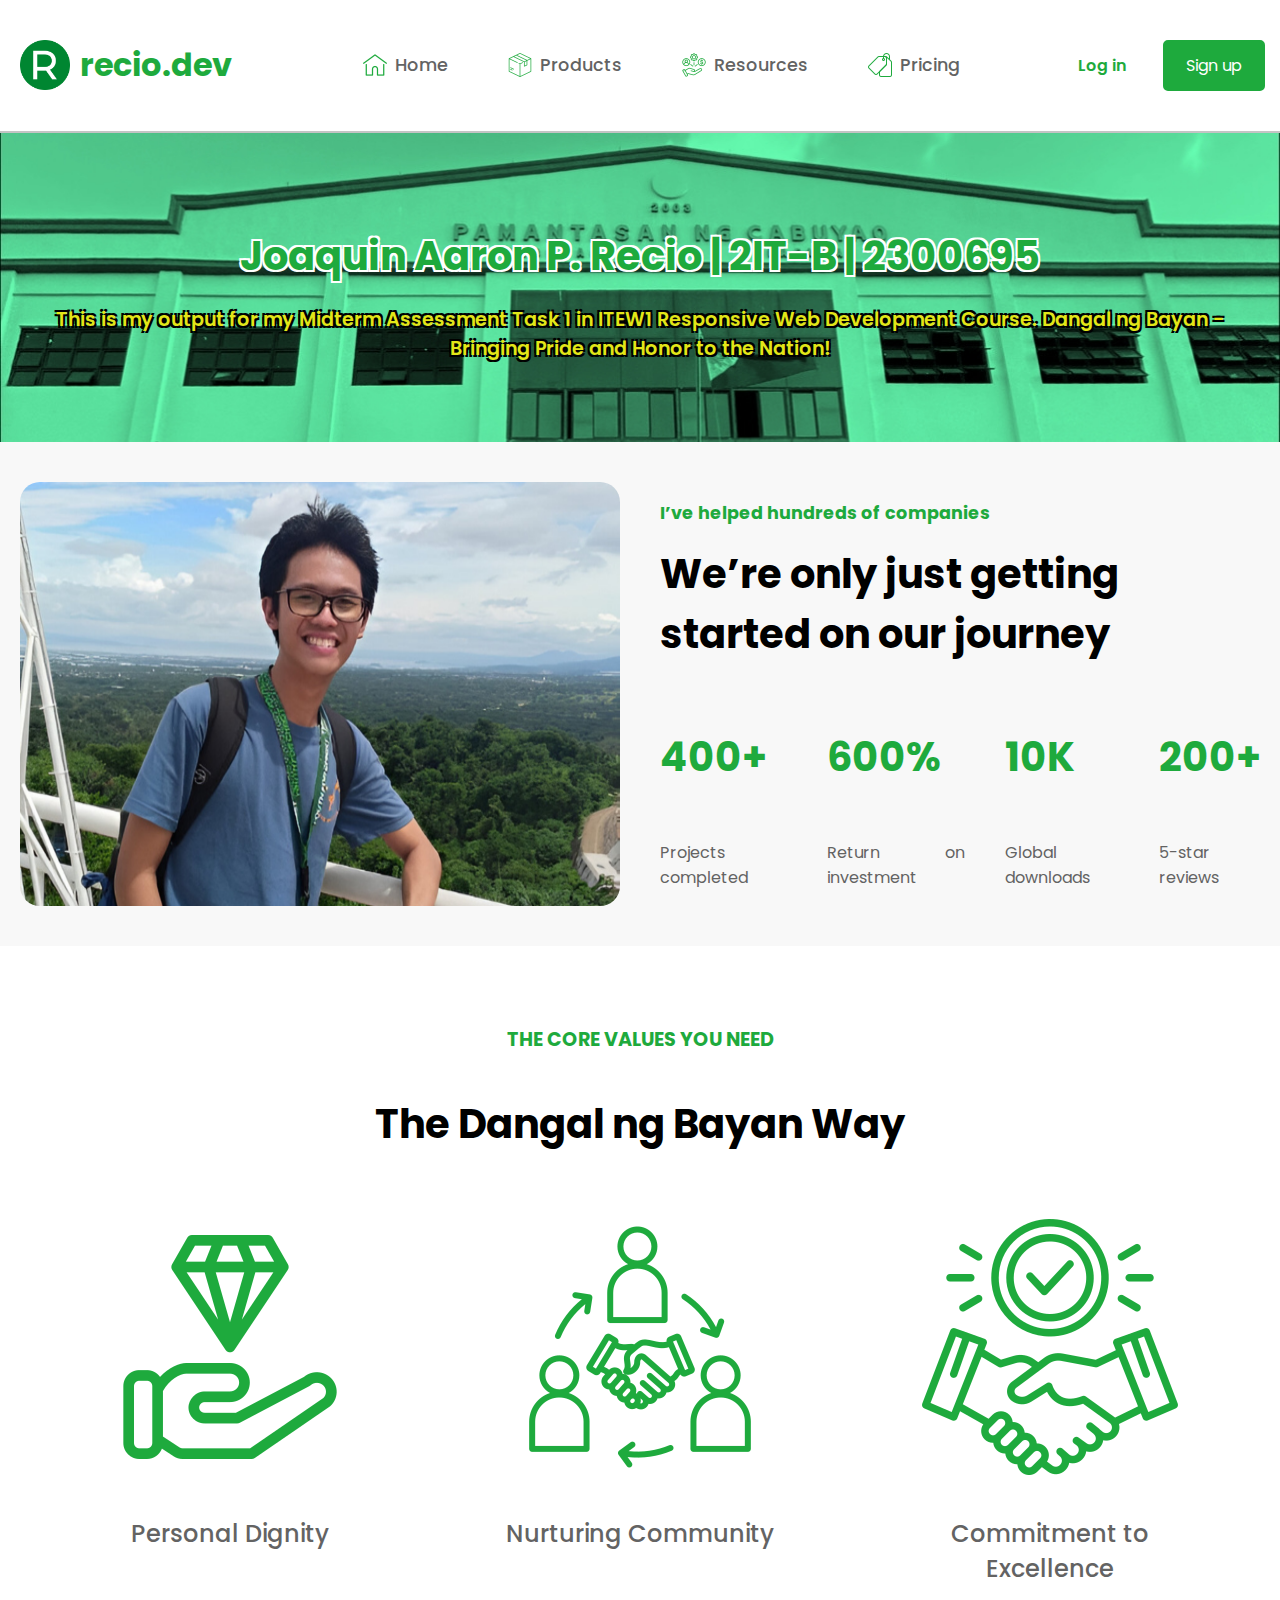
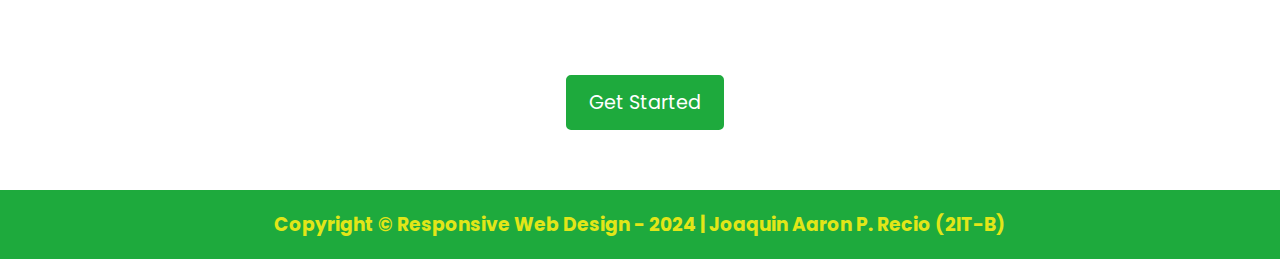
<file: index.html>
<!DOCTYPE html>
<html lang="en">
    <head>
        <meta charset="UTF-8">
        <meta name="viewport" content="width=device-width, initial-scale=1.0">
        <title>RECIO | Midterm Assessment Task 1</title>

        <!-- CSS Link -->
        <link rel="stylesheet" href="styles.css">

        <!-- Google Fonts Link -->
        <link rel="preconnect" href="https://fonts.googleapis.com">
        <link rel="preconnect" href="https://fonts.gstatic.com" crossorigin>
        <link href="https://fonts.googleapis.com/css2?family=Poppins:ital,wght@0,100;0,200;0,300;0,400;0,500;0,600;0,700;0,800;0,900;1,100;1,200;1,300;1,400;1,500;1,600;1,700;1,800;1,900&display=swap" rel="stylesheet">
    </head>
    <body>      
        <!-- Header Section -->
        <header>         
            <div class="logo-container">
                <a href="#" class="brand-link">
                    <img src="img/recio-logo.png" alt="Logo" class="brand-logo">
                    <h1 class="brand-title">recio.dev</h1>
                </a> 

                <input type="checkbox" id="menu-toggle" class="menu-checkbox">
                <label for="menu-toggle" class="menu-icon">&#9776;</label>
            </div>
            <!-- Navigation Section -->
            <nav>                
                <ul class="nav-list">                    
                    <li><a href="#" class="nav-item"><img src="icons/home.png" alt="Home Icon">Home</a></li>                    
                    <li><a href="#" class="nav-item"><img src="icons/box.png" alt="Products Icon">Products</a></li>                    
                    <li><a href="#" class="nav-item"><img src="icons/resource-allocation.png" alt="Resource Icon">Resources</a></li>                    
                    <li><a href="#" class="nav-item"><img src="icons/price-tag.png" alt="Price Icon">Pricing</a></li>                
                </ul>            
            </nav>            
            <div class="auth-buttons">                
                <a href="login.html"><button class="btn-login">Log in</button></a>
                <a href="sign-up.html"><button class="btn-signup">Sign up</button></a>         
            </div>        
        </header>    

        <!-- About Section -->
        <section class="about-section">            
            <h2 class="section-title">Joaquin Aaron P. Recio | 2IT-B | 2300695</h2>            
            <p class="section-subtitle">This is my output for my Midterm Assessment Task 1 in ITEW1 Responsive Web Development Course. Dangal ng Bayan - Bringing Pride and Honor to the Nation!</p>        
        </section> 

        <!-- Journey Section -->
        <section class="journey-section">    
            <img class="journey-img" src="img/joron-pic.png" alt="Joron Picture"> 
            <div class="journey-stats">                
                <h3 class="journey-title">I’ve helped hundreds of companies</h3>                
                <p class="journey-description">We’re only just getting started on our journey</p>                
                <div class="stat-container">                    
                    <div class="stat-item">                        
                        <h4 class="stat-number">400+</h4>                        
                        <p class="stat-description">Projects completed</p>                    
                    </div>                    
                    <div class="stat-item">                        
                        <h4 class="stat-number">600%</h4>                        
                        <p class="stat-description">Return on investment</p>                    
                    </div>                    
                    <div class="stat-item">                        
                        <h4 class="stat-number">10K</h4>                        
                        <p class="stat-description">Global downloads</p>                    
                    </div>                    
                    <div class="stat-item">                        
                        <h4 class="stat-number">200+</h4>                        
                        <p class="stat-description">5-star reviews</p>                    
                    </div>                
                </div>            
            </div>        
        </section>         

        <!-- Core Values Section -->
        <section class="cores-section">            
            <h3 class="cores-title">THE CORE VALUES YOU NEED</h3>            
            <p class="cores-description">The Dangal ng Bayan Way</p>            
            <div class="cores-container">                
                <div class="core-item">                    
                    <img src="img/prestige.png" alt="Core Values Icon" class="core-icon">                    
                    <p class="core-text">Personal Dignity</p>                
                </div>                
                <div class="core-item">                    
                    <img src="img/relationship.png" alt="Core Values Icon" class="core-icon">                    
                    <p class="core-text">Nurturing Community</p>                
                </div>                
                <div class="core-item">
                    <img src="img/deal.png" alt="Core Values Icon" class="core-icon" >                    
                    <p class="core-text">Commitment to Excellence</p>                
                </div>
            </div>
            <a href="sign-up.html"><button class="btn-primary">Get Started</button></a> 
        </section>

        <!-- Footer -->
        <footer>
            <h3>Copyright &copy; Responsive Web Design - 2024 | Joaquin Aaron P. Recio (2IT-B)</h3>
        </footer>
    </body>
</html>
</file>
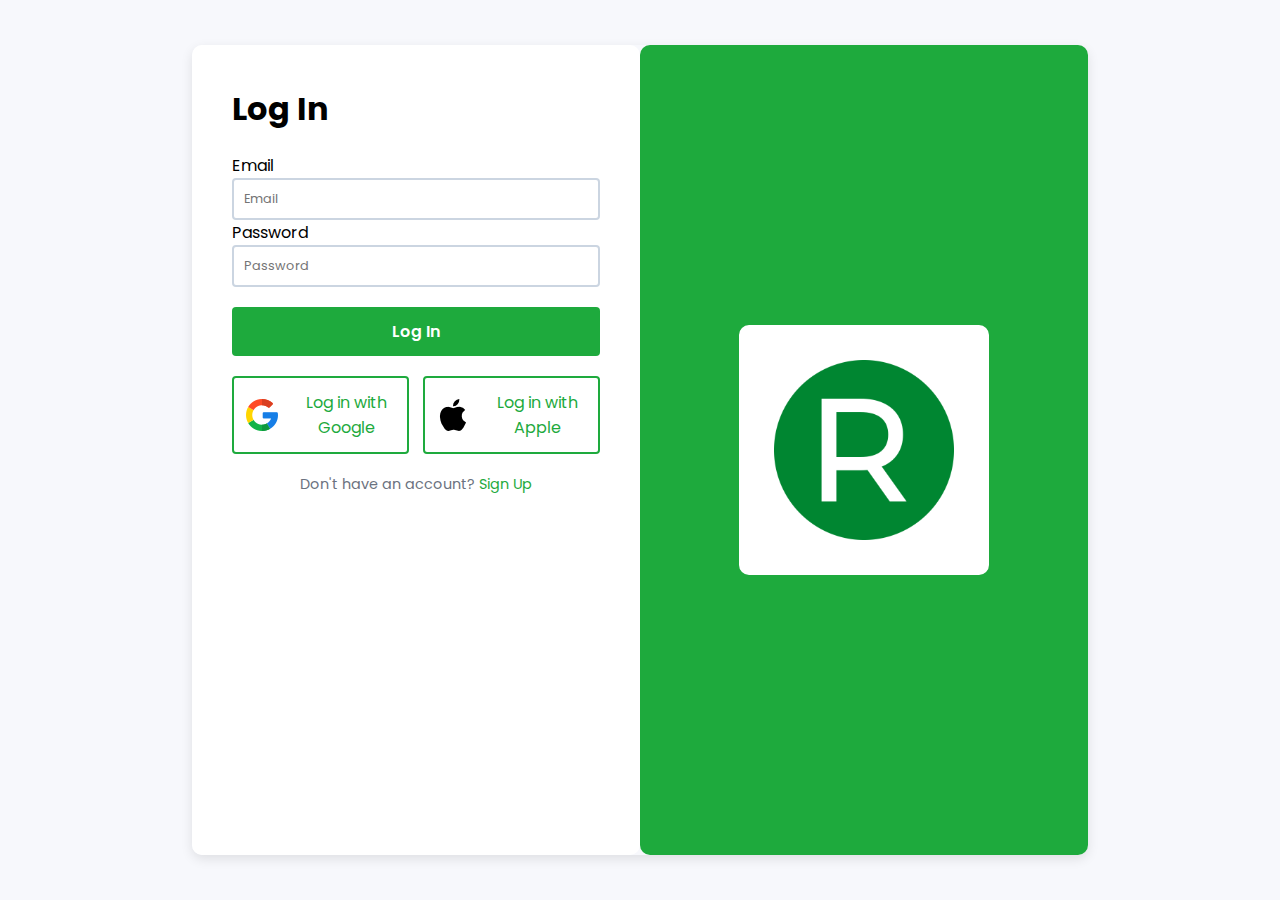
<file: login.html>
<!DOCTYPE html>
<html lang="en">
    <head>
        <meta charset="UTF-8">
        <meta name="viewport" content="width=device-width, initial-scale=1.0">
        <title>RECIO | Log In (Midterm Assessment Task 1)</title>

        <!-- CSS Link -->
        <link rel="stylesheet" href="login.css">

        <!-- Google Fonts Link -->
        <link rel="preconnect" href="https://fonts.googleapis.com">
        <link rel="preconnect" href="https://fonts.gstatic.com" crossorigin>
        <link href="https://fonts.googleapis.com/css2?family=Poppins:ital,wght@0,100;0,200;0,300;0,400;0,500;0,600;0,700;0,800;0,900;1,100;1,200;1,300;1,400;1,500;1,600;1,700;1,800;1,900&display=swap" rel="stylesheet">
    </head>
    <body>
        <main>
            <section class="right-section">
                <form class="login-form" aria-label="Sign Up Form">
                    <header>
                        <h1>Log In</h1>
                    </header>
                    <div class="form-group">
                        <label for="email">Email</label>
                        <input type="email" id="email" placeholder="Email">
                    </div>
                    <div class="form-group">
                        <label for="password">Password</label>
                        <input type="password" id="password" placeholder="Password">
                    </div>
                    <button class="login-button" type="submit">Log In</button>
                    <div class="social-buttons">
                        <button class="google-btn" type="button">
                            <img src="icons/google.png" alt="Google Logo"> Log in with Google
                        </button>
                        <button class="apple-btn" type="button">
                            <img src="icons/apple-logo.png" alt="Apple Logo"> Log in with Apple
                        </button>
                    </div>
                    <footer>
                        <p class="footer-link">Don't have an account? <a href="sign-up.html">Sign Up</a></p>
                    </footer>
                </form>
            </section>
            <section class="left-section">
                <div class="image-placeholder"></div>
            </section>
        </main>
    </body>
</html>
</file>
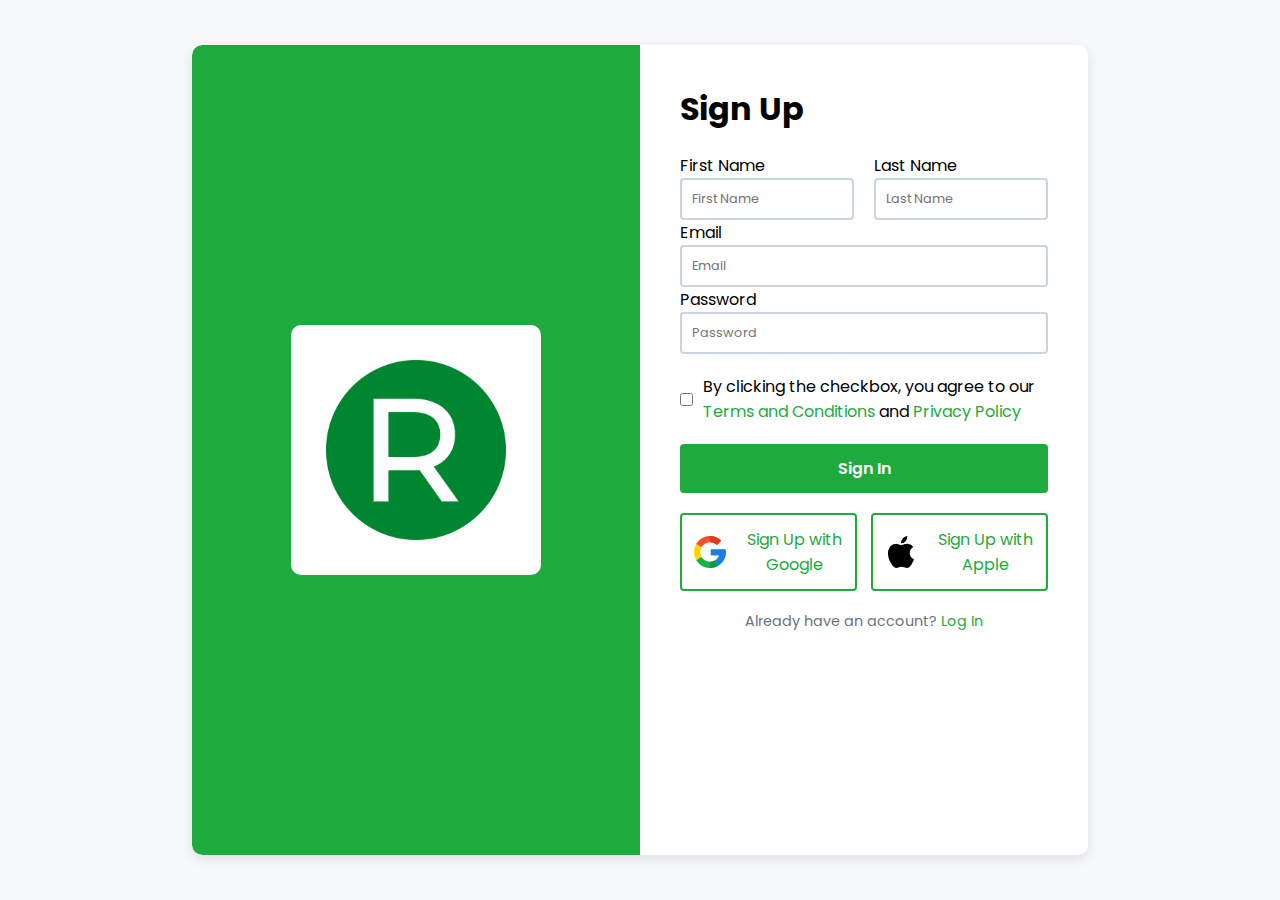
<file: sign-up.html>
<!DOCTYPE html>
<html lang="en">
    <head>
        <meta charset="UTF-8">
        <meta name="viewport" content="width=device-width, initial-scale=1.0">
        <title>RECIO | Sign Up (Midterm Assessment Task 1)</title>

        <!-- CSS Link -->
        <link rel="stylesheet" href="sign-up.css">

        <!-- Google Fonts Link -->
        <link rel="preconnect" href="https://fonts.googleapis.com">
        <link rel="preconnect" href="https://fonts.gstatic.com" crossorigin>
        <link href="https://fonts.googleapis.com/css2?family=Poppins:ital,wght@0,100;0,200;0,300;0,400;0,500;0,600;0,700;0,800;0,900;1,100;1,200;1,300;1,400;1,500;1,600;1,700;1,800;1,900&display=swap" rel="stylesheet">
    </head>
    <body>
        <main>
            <section class="left-section">
                <div class="image-placeholder"></div>
            </section>
            <section class="right-section">
                <form class="sign-up-form" aria-label="Sign Up Form">
                    <header>
                        <h1>Sign Up</h1>
                    </header>
                    <div class="form-row">
                        <div class="form-group">
                            <label for="first-name">First Name</label>
                            <input type="text" id="first-name" placeholder="First Name">
                        </div>
                        <div class="form-group">
                            <label for="last-name">Last Name</label>
                            <input type="text" id="last-name" placeholder="Last Name">
                        </div>
                    </div>
                    <div class="form-group">
                        <label for="email">Email</label>
                        <input type="email" id="email" placeholder="Email">
                    </div>
                    <div class="form-group">
                        <label for="password">Password</label>
                        <input type="password" id="password" placeholder="Password">
                    </div>
                    <div class="checkbox-row">
                        <input type="checkbox" id="terms">
                        <label for="terms">By clicking the checkbox, you agree to our <a href="#">Terms and Conditions</a> and <a href="#">Privacy Policy</a></label>
                    </div>
                    <button class="signup-button" type="submit">Sign In</button>
                    <div class="social-buttons">
                        <button class="google-btn" type="button">
                            <img src="icons/google.png" alt="Google Logo"> Sign Up with Google
                        </button>
                        <button class="apple-btn" type="button">
                            <img src="icons/apple-logo.png" alt="Apple Logo"> Sign Up with Apple
                        </button>
                    </div>
                    <footer>
                        <p class="footer-link">Already have an account? <a href="login.html">Log In</a></p>
                    </footer>
                </form>
            </section>
        </main>
    </body>
</html>
</file>
<file: styles.css>
/* General Styling */
body {
    font-family: 'Poppins', sans-serif;
    margin: 0;
    padding: 0;
    box-sizing: border-box;
}

/* Header Styling */
header {
    display: flex;
    justify-content: space-between;
    align-items: center;
    padding: 15px;
    background-color: #fff;
    border-bottom: 2px solid #c4c4c4;
}

.logo-container {
    display: flex;
    justify-content: space-between;
    align-items: center;
    padding: 5px;
}

.brand-link {
    display: flex;
    align-items: center;
    text-decoration: none;
}

.brand-logo {
    width: 50px;
    margin-right: 10px;
}

.brand-title {
    font-size: 2rem;
    color: #1eaa3d;
}

nav {
    display: flex;
}

.nav-list {
    display: flex;
    list-style: none;
    gap: 60px;
}

.menu-checkbox {
    display: none;
}

.menu-icon {
    display: none;
    color: #1eaa3d;
    font-weight: 700;
}

.nav-item {
    display: flex;
    align-items: center;
    text-decoration: none;
    color: #636363;
    font-weight: 500;
    font-size: 1.1rem;
}

.nav-item img {
    padding-right: 8px;
}

.nav-item:hover {
    transition: 0.3s ease;
    padding: 6px;
    color: #1eaa3d;
    border: 3px solid #1eaa3d;
    border-radius: 10px;
}

.nav-item:active {
    background-color: #e2e618;
}

.auth-buttons button {
    margin-left: 10px;
    padding: 10px 20px;
    cursor: pointer;
    font-family: 'Poppins', sans-serif;
    font-size: 1rem;
}

.btn-login {
    background-color: transparent;
    font-weight: 600;
    color: #1eaa3d;
    border: 3px solid #fff;
}

.btn-login:hover {
    transition: 0.3s ease;
    background-color: #1eaa3d;
    border: 3px solid #1eaa3d;
    border-radius: 5px;
    color: #fff;
}

.btn-login:active {
    background-color: #e2e618;
}

.btn-signup {
    background-color: #1eaa3d;
    color: #fff;
    border: 3px solid #1eaa3d;
    border-radius: 5px;
}

.btn-signup:hover {
    transition: 0.3s ease;
    background-color: #f8f8f8;
    color: #1eaa3d;
}

.btn-signup:active {
    background-color: #e2e618;
}

/* About Section Styling */
.about-section {
    text-align: center;
    padding: 60px 20px;
    background: url('img/PnC Main Building.jpg');
    background-repeat: no-repeat;
    background-size: cover;
}

.section-title {
    font-size: 2.5rem;
    color: #1eaa3d;
    margin-bottom: 10px;
    text-shadow:
    -2px -2px 0 white,
    2px -2px 0 white,
    -2px 2px 0 white,
    2px 2px 0 white;
}

.section-subtitle {
    font-size: 1.2rem;
    font-weight: 600;
    color: #e2e618;
    text-shadow:
    -2px -2px 0 black,
    2px -2px 0 black,
    -2px 2px 0 black,
    2px 2px 0 black;
}

/* Journey Section Styling */
.journey-section {
    display: flex;
    padding: 40px 20px;
    gap: 40px;
    background-color: #f8f8f8;
}

.journey-img {
    width: auto;
    height: auto;
    max-width: 100%;
    border-radius: 20px;  
}

.journey-stats {
    flex: 1;
}

.journey-title {
    font-size: 1.1rem;
    color: #1eaa3d;
}

.journey-description {
    font-size: 2.5rem;
    color: #000;
    margin: 10px 0;
    font-weight: 700;
}

.stat-container {
    display: flex;
    gap: 40px;
    justify-content: space-between;
}

.stat-item {
    text-align: justify;
}

.stat-number {
    font-size: 2.5rem;
    color: #1eaa3d;
    font-weight: 700;
}

.stat-description {
    font-size: 1rem;
    color: #636363;
}

/* Cores Section Styling */
.cores-section {
    text-align: center;
    padding: 60px 20px;
    background-color: #fff;
}

.cores-title {
    font-size: 1.2rem;
    color: #1eaa3d;
}

.cores-description {
    font-size: 2.5rem;
    color: #000;
    font-weight: 700;
}

.cores-container {
    display: flex;
    justify-content: center;
    gap: 40px;
    margin: 40px 0;
}

.core-item {
    text-align: center;
    padding: 25px 50px;
    width: 270px;
}

.core-item:hover {
    transition: 0.3s ease;
    background-color: #eeeded;
    border: 3px solid #1eaa3d;
    border-radius: 10px;
    cursor: pointer;
}

.core-icon {
    margin-bottom: 10px;
}

.core-text {
    font-size: 1.5rem;
    color: #636363;
    font-weight: 500;
}

.btn-primary {
    margin-left: 10px;
    padding: 10px 20px;
    border: 3px solid #1eaa3d;
    border-radius: 5px;
    cursor: pointer;
    font-family: 'Poppins', sans-serif;
    background-color: #1eaa3d;
    color: #fff;
    font-size: 1.2rem;
}

.btn-primary:hover {
    transition: 0.3s ease;
    background-color: #f8f8f8;
    color: #1eaa3d;
}

.btn-primary:active {
    background-color: #e2e618;
}

footer {
    background-color: #1eaa3d;
}

footer h3 {
    display: flex;
    justify-content: center;
    align-content: center;
    color: #e2e618;
    margin: 0px auto;
    padding: 20px;
    text-align: center;
}

/* Media Query for Mobile Responsiveness */
@media only screen and (max-width: 1200px) {
    /* Header */
    header {
        flex-direction: column;
    }

    .brand-link {
        padding-right: 600px;
    } 

    .nav-list {
        display: none;
        flex-direction: column;
        gap: 20px;
        text-align: center;
    }

    .menu-checkbox:checked + .menu-icon + nav .nav-list {
        display: flex;
    }

    .menu-icon {
        display: flex;
        cursor: pointer;
        font-size: 1.5rem;
    }

    .auth-buttons {
        display: none;
        flex-direction: row;
        align-items: center;
        gap: 10px;
    }

    /* About Section */
    .about-section {
        padding: 40px 15px;     
    }

    .section-title {
        font-size: 2rem;
    }

    .section-subtitle {
        font-size: 1rem;
    }

    /* Journey Section */
    .journey-section {
        flex-direction: column;
        gap: 20px;
    }

    .stat-container {
        flex-direction: column;
        gap: 20px;
    }

    .journey-description {
        font-size: 1.8rem;
    }

    .stat-number {
        font-size: 3rem;
    }

    /* Core Section */
    .cores-container {
        flex-direction: column;
        align-items: center;
        gap: 20px;
    }

    .core-item {
        padding: 30px 50px;
    }

    .core-description {
        font-size: 1.8rem;
    }

    .btn-primary {
        width: 100%;
    }
}

@media only screen and (max-width: 880px) {
    /* Header */
    .brand-link {
        padding-right: 300px;
    } 
}

@media only screen and (max-width: 580px) {
    /* Header */
    .brand-link {
        padding-right: 150px;
    } 

    .brand-title {
        font-size: 1.5rem;
    }

    .nav-list {
        gap: 10px;
    }

    .auth-buttons {
        margin-top: 10px;
    }

    /* About Section */
    .section-title {
        font-size: 1.5rem;
    }

    .section-subtitle {
        font-size: 0.9rem;
    }

    /* Journey Section */
    .journey-description {
        font-size: 1.5rem;
    }

    .stat-number {
        font-size: 1.5rem;
    }

    /* Tools Section */
    .tools-description {
        font-size: 1.5rem;
    }

    .tool-item {
        padding: 20px 30px;
    }
}
</file>
<file: login.css>
* {
    margin: 0;
    padding: 0;
    box-sizing: border-box;
    font-family: 'Poppins', sans-serif;    
}

body {
    display: flex;
    justify-content: center;
    align-items: center;
    min-height: 100vh;
    background-color: #f7f8fc;
}

main {
    display: flex;
    width: 70%;
    min-height: 90vh;
    box-shadow: 0 4px 12px rgba(0, 0, 0, 0.1);
    border-radius: 10px;
    overflow: hidden;
}

.left-section {
    background-color: #1eaa3d;
    width: 50%;
    display: flex;
    justify-content: center;
    align-items: center;
    border-radius: 10px 0 0 10px;
    padding: 20px;
}

.image-placeholder {
    width: 250px;
    height: 250px;
    background-color: #d1d5db;
    border: 3px solid #fff;
    border-radius: 10px;
    display: flex;
    justify-content: center;
    align-items: center;
}

.image-placeholder::before {
    content: '';
    width: 100%;
    height: 100%;
    background-color: #fff;
    background-image: url('img/recio-logo.png');
    background-position: center;
    background-repeat: no-repeat;
}

.right-section {
    width: 50%;
    padding: 40px;
    background-color: #fff;
    border-radius: 0 10px 10px 0;
    display: flex;
    flex-direction: column;
    justify-content: space-between;
    overflow-y: auto;
}

header h1 {
    font-size: 2rem;
    margin-bottom: 20px;
}

input[type="text"], input[type="email"], input[type="password"] {
    width: 100%;
    padding: 10px;
    border: 2px solid #cbd5e1;
    border-radius: 4px;
    font-size: 0.8rem;
    box-sizing: border-box;
}

.login-button {
    width: 100%;
    padding: 12px;
    background-color: #1eaa3d;
    color: #fff;
    border: none;
    border-radius: 4px;
    font-size: 1rem;
    cursor: pointer;
    font-weight: 600;
    margin-top: 20px;
}

.login-button:hover {
    transition: 0.3s ease;
    background-color: #fff;
    color: #1eaa3d;
    border: 2px solid #1eaa3d;
}

.login-button:active {
    background-color: #1eaa3d;
    color: #fff;
}

.social-buttons {
    display: flex;
    justify-content: space-between;
    margin-top: 20px;
}

.social-buttons button {
    width: 48%;
    padding: 12px;
    border: 2px solid #1eaa3d;
    background-color: #fff;
    color: #1eaa3d;
    border-radius: 4px;
    font-size: 1rem;
    display: flex;
    align-items: center;
    justify-content: center;
    cursor: pointer;
}

.social-buttons button:hover {
    transition: 0.3s ease;
    background-color: #1eaa3d;
    color: #fff;
    border: 2px solid #1eaa3d;
}

.social-buttons button:active {
    background-color: #fff;
    color: #1eaa3d;
}

.google-btn img {
    margin-right: 20px;
}

.apple-btn img {
    margin-right: 20px;
}

a {
    color: #1eaa3d;
    text-decoration: none;
}

.footer-link {
    margin-top: 20px;
    font-size: 0.9rem;
    color: #6b7280;
    text-align: center;
}

/* Media Query for Mobile Responsiveness */
@media only screen and (max-width: 985px) {
    main {
        width: 90%;
    }

    .right-section {
        padding: 30px;
    }

    .left-section {
        width: 40%;
    }

    .right-section {
        width: 60%;
    }

    .login-button {
        font-weight: 600;
    }
}

@media only screen and (max-width: 620px) {
    main {
        flex-direction: column;
        width: 100%;
        min-height: auto;
    }

    header h1 {
        text-align: center;
    }

    .left-section, .right-section {
        width: 100%;
        border-radius: 0;
    }

    .right-section {
        padding: 20px;
    }

    .social-buttons {
        flex-direction: column;
        gap: 20px;
    }

    .social-buttons button {
        width: 100%;
    }
 
    .login-button {
        font-size: 0.9rem;
        font-weight: 600;
    }

    .footer-link {
        font-size: 0.8rem;
    }
}
</file>
<file: sign-up.css>
* {
    margin: 0;
    padding: 0;
    box-sizing: border-box;
    font-family: 'Poppins', sans-serif;    
}

body {
    display: flex;
    justify-content: center;
    align-items: center;
    min-height: 100vh;
    background-color: #f7f8fc;
}

main {
    display: flex;
    width: 70%;
    min-height: 90vh;
    box-shadow: 0 4px 12px rgba(0, 0, 0, 0.1);
    border-radius: 10px;
    overflow: hidden;
}

.left-section {
    background-color: #1eaa3d;
    width: 50%;
    display: flex;
    justify-content: center;
    align-items: center;
    border-radius: 10px 0 0 10px;
    padding: 20px;
}

.image-placeholder {
    width: 250px;
    height: 250px;
    background-color: #d1d5db;
    border: 3px solid #fff;
    border-radius: 10px;
    display: flex;
    justify-content: center;
    align-items: center;
}

.image-placeholder::before {
    content: '';
    width: 100%;
    height: 100%;
    background-color: #fff;
    background-image: url('img/recio-logo.png');
    background-position: center;
    background-repeat: no-repeat;
}

.right-section {
    width: 50%;
    padding: 40px;
    background-color: #fff;
    border-radius: 0 10px 10px 0;
    display: flex;
    flex-direction: column;
    justify-content: space-between;
    overflow-y: auto;
}

header h1 {
    font-size: 2rem;
    margin-bottom: 20px;
}

.form-row {
    display: flex;
    gap: 20px;
    justify-content: center;
}

input[type="text"], input[type="email"], input[type="password"] {
    width: 100%;
    padding: 10px;
    border: 2px solid #cbd5e1;
    border-radius: 4px;
    font-size: 0.8rem;
    box-sizing: border-box;
}

.checkbox-row {
    display: flex;
    align-items: center;
    margin-top: 20px;
    margin-bottom: 20px;
}

.checkbox-row input[type="checkbox"] {
    margin-right: 10px;
}

.signup-button {
    width: 100%;
    padding: 12px;
    background-color: #1eaa3d;
    color: #fff;
    border: none;
    border-radius: 4px;
    font-size: 1rem;
    cursor: pointer;
    font-weight: 600;
}

.signup-button:hover {
    transition: 0.3s ease;
    background-color: #fff;
    color: #1eaa3d;
    border: 2px solid #1eaa3d;
}

.signup-button:active {
    background-color: #1eaa3d;
    color: #fff;
}

.social-buttons {
    display: flex;
    justify-content: space-between;
    margin-top: 20px;
}

.social-buttons button {
    width: 48%;
    padding: 12px;
    border: 2px solid #1eaa3d;
    background-color: #fff;
    color: #1eaa3d;
    border-radius: 4px;
    font-size: 1rem;
    display: flex;
    align-items: center;
    justify-content: center;
    cursor: pointer;
}

.social-buttons button:hover {
    transition: 0.3s ease;
    background-color: #1eaa3d;
    color: #fff;
    border: 2px solid #1eaa3d;
}

.social-buttons button:active {
    background-color: #fff;
    color: #1eaa3d;
}

.google-btn img {
    margin-right: 20px;
}

.apple-btn img {
    margin-right: 20px;
}

a {
    color: #1eaa3d;
    text-decoration: none;
}

.footer-link {
    margin-top: 20px;
    font-size: 0.9rem;
    color: #6b7280;
    text-align: center;
}

/* Media Query for Mobile Responsiveness */
@media only screen and (max-width: 985px) {
    main {
        width: 90%;
    }

    .right-section {
        padding: 30px;
    }

    .form-row {
        flex-direction: column;
        gap: 10px;
    }

    .left-section {
        width: 40%;
    }

    .right-section {
        width: 60%;
    }

    .signup-button {
        font-weight: 600;
    }
}

@media only screen and (max-width: 620px) {
    main {
        flex-direction: column;
        width: 100%;
        min-height: auto;
    }

    header h1 {
        text-align: center;
    }

    .left-section, .right-section {
        width: 100%;
        border-radius: 0;
    }

    .right-section {
        padding: 20px;
    }

    .social-buttons {
        flex-direction: column;
        gap: 20px;
    }

    .social-buttons button {
        width: 100%;
    }
 
    .signup-button {
        font-size: 0.9rem;
        font-weight: 600;
    }

    .footer-link {
        font-size: 0.8rem;
    }
}
</file>
